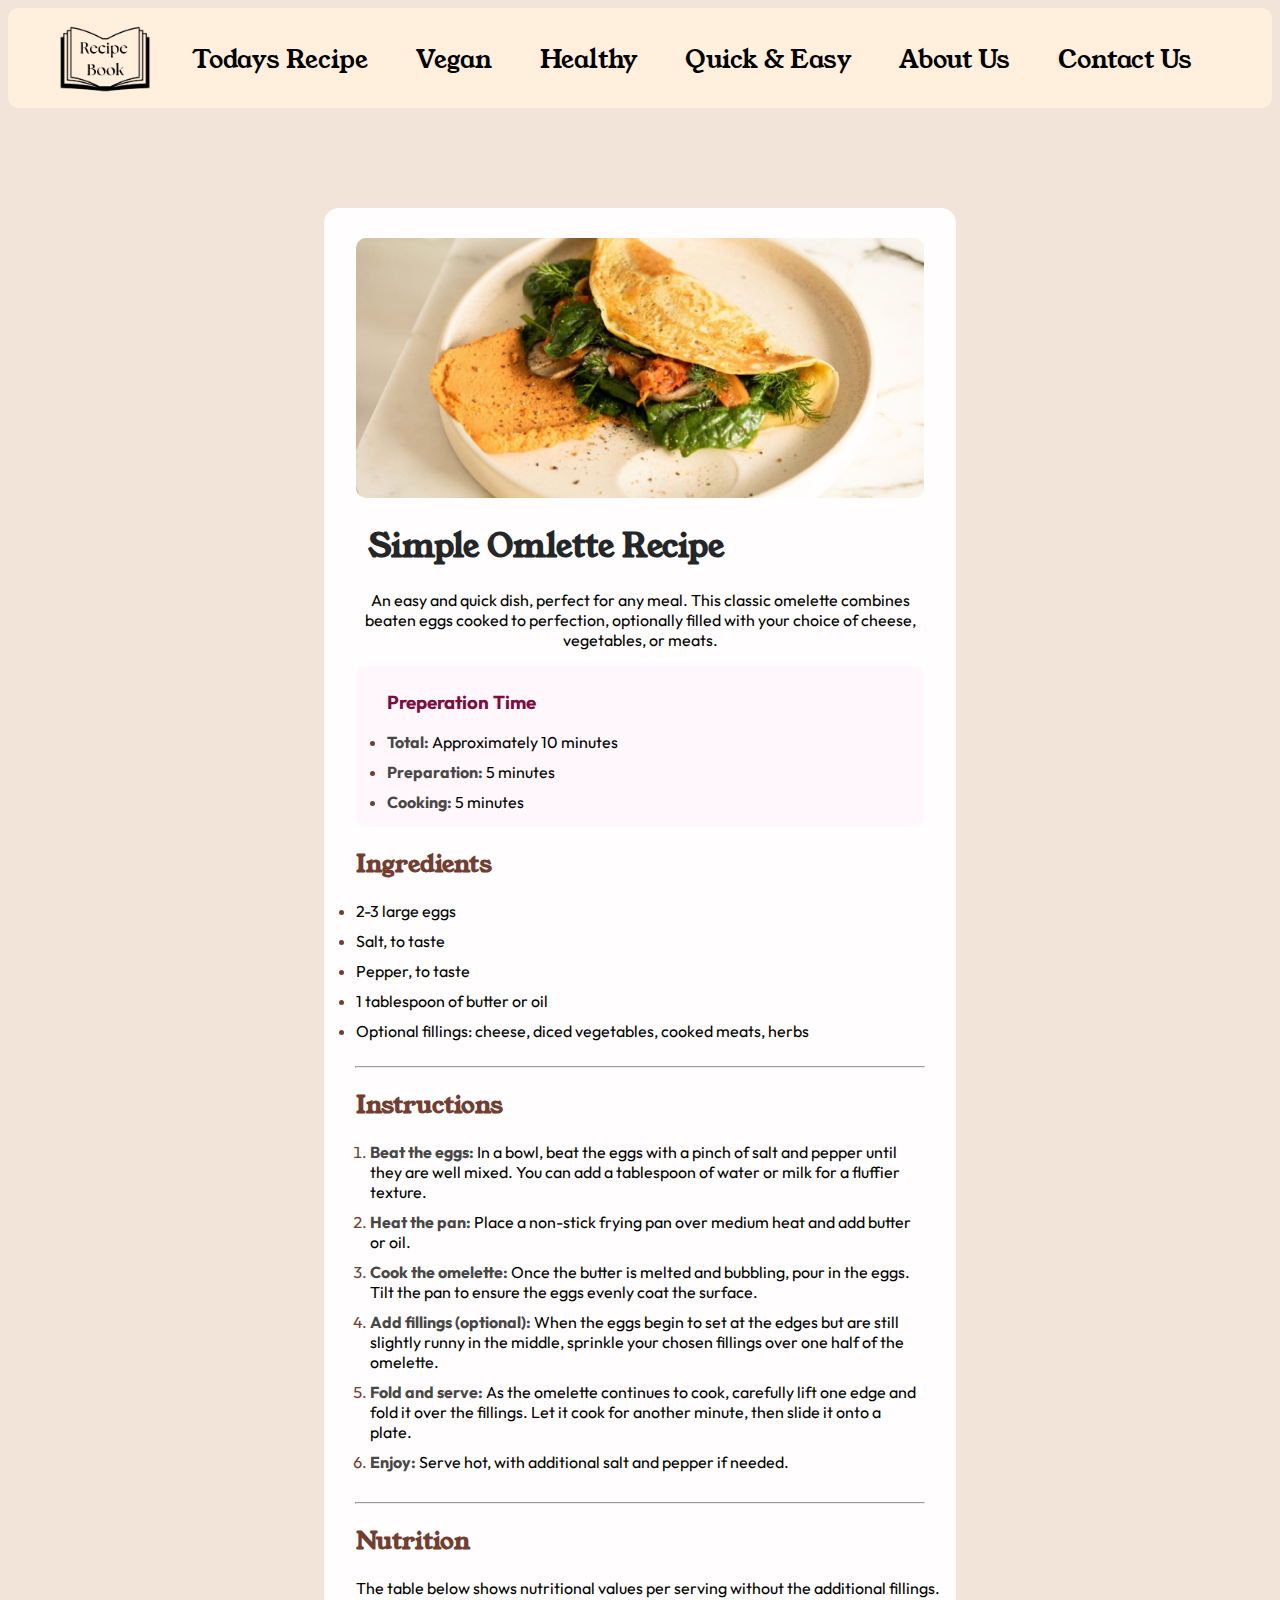
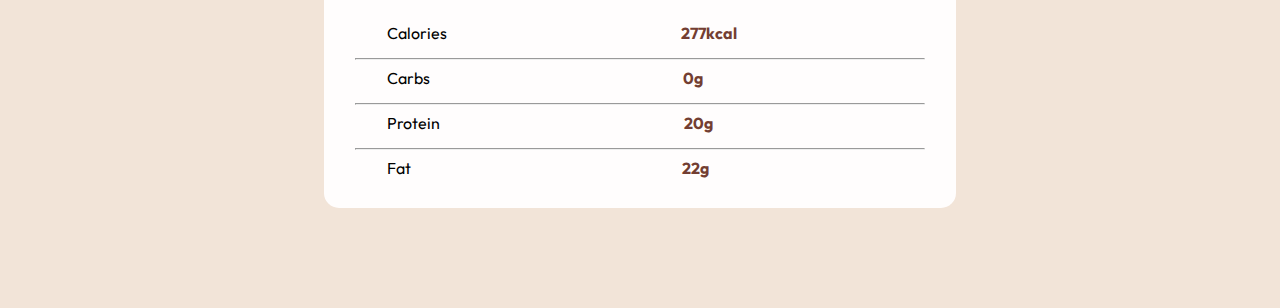
<file: index.html>
<!DOCTYPE html>
<html lang="en">
<head>
    <meta charset="UTF-8">
    <meta name="viewport" content="width=device-width, initial-scale=1.0">
    <title>Simple Omelette Recipe - Recipe Book</title>
    <link rel="stylesheet" href="style.css">
    <style>
        @import url('https://fonts.googleapis.com/css2?family=Young+Serif&display=swap');

        @import url('https://fonts.googleapis.com/css2?family=Outfit:wght@100..900&display=swap');
    </style>
</head>

<body>

<ul style="margin-bottom:100px;">

    <div class="liimg" style=" width:10%;"><a href="page2-redesign.html"><img src="../Images/Recipe_Book_Page_1.png" alt="Logo for Recipie Book" style="width:100%;"></a></div>
    <div class="lii"><a href="index.html">Todays Recipe</a></div>
    <div class="lii"><a href="index.html">Vegan</a></div>
    <div class="lii"><a href="index.html">Healthy</a></div>
    <div class="lii"><a href="index.html">Quick & Easy</a></div>
    <div class="lii"><a href="index.html">About Us</a></div>
    <div class="lii"><a href="index.html">Contact Us</a></div>

</ul>

<div class="maindiv" style="margin-bottom:100px; padding-bottom:30px; padding-top:30px;">

    <img alt="Picture of Omelette with Salad" src="../Images/image-omelette.jpeg" style="width:90%; border-radius: 10px; ">
    <h1 style="color:#252628; text-align: left; padding-left:7%; ">Simple Omlette Recipe</h1>
    <p style="padding-left:5%; padding-right:5%;">An easy and quick dish, perfect for any meal. This classic omelette combines beaten eggs cooked to perfection, optionally filled with your choice of cheese, vegetables, or meats.</p>

    <div class="PrepDiv">
        <h3>Preperation Time</h3>
        <li style="margin-bottom: 10px;"><span>Total:</span> Approximately 10 minutes</li>
        <li style="margin-bottom: 10px;"><span>Preparation:</span> 5 minutes</li>
        <li style="margin-bottom: 10px;"><span>Cooking:</span> 5 minutes</li>
    </div>

    <div class="ing" style="margin-top:20px; margin-bottom:15px;">
        <h2>Ingredients</h2>
        <li style="margin-bottom: 10px;">2-3 large eggs</li>
        <li style="margin-bottom: 10px;">Salt, to taste</li>
        <li style="margin-bottom: 10px;">Pepper, to taste</li>
        <li style="margin-bottom: 10px;">1 tablespoon of butter or oil</li>
        <li style="margin-bottom: 25px;">Optional fillings: cheese, diced vegetables, cooked meats, herbs</li>
    </div>


    <hr>
    
    <h2 style="padding-left:5%; text-align:left;">Instructions</h2>
    <div class="Instr" style="margin-bottom:30px;">
        <ol type="1">
            <li style="margin-bottom: 10px;"><span>Beat the eggs:</span> In a bowl, beat the eggs with a pinch of salt and pepper until they are well mixed. You can add a tablespoon of water or milk for a fluffier texture.</li>
            <li style="margin-bottom: 10px;"><span>Heat the pan:</span> Place a non-stick frying pan over medium heat and add butter or oil.</li>
            <li style="margin-bottom: 10px;"><span>Cook the omelette:</span> Once the butter is melted and bubbling, pour in the eggs. Tilt the pan to ensure the eggs evenly coat the surface. </ul>
            <li style="margin-bottom: 10px;"><span>Add fillings (optional):</span> When the eggs begin to set at the edges but are still slightly runny in the middle, sprinkle your chosen fillings over one half of the omelette.</li>
            <li style="margin-bottom: 10px;"><span>Fold and serve:</span> As the omelette continues to cook, carefully lift one edge and fold it over the fillings. Let it cook for another minute, then slide it onto a plate. </li>
            <li style="margin-bottom: 10px;"><span>Enjoy:</span> Serve hot, with additional salt and pepper if needed.</li>
        </ol>
    </div>

    <hr>

    <h2 style="text-align:left; padding-left:5%;">Nutrition</h2>

    <p style="padding-left:5%; text-align:left; margin-bottom:25px;">The table below shows nutritional values per serving without the additional fillings.</p>

    <div style="align-self: left; float:left; padding-left:10%; margin-bottom:15px;">Calories</div>
    <div style="align-self: center; float:center; padding-left:10%; color: #733E32;"><strong>&nbsp;&nbsp;&nbsp;&nbsp;&nbsp;277kcal</strong></div>
    <hr>
    <div style="align-self: left; float:left;  padding-left:10%; margin-bottom:15px;">Carbs</div>
    <div style="align-self: center; float:center;  padding-left:10%; color: #733E32;"><strong>0g</strong></div>
    <hr>
    <div style="align-self: left; float:left;  padding-left:10%; margin-bottom:15px;">Protein</div>
    <div style="align-self: center; float:center;  padding-left:10%; color: #733E32;"><strong>20g</strong></div>
    <hr>
    <div style="align-self: left; float:left;  padding-left:10%; margin-bottom:15px;">Fat</div>
    <div style="align-self: center; float:center;  padding-left:10%; color: #733E32;"><strong>&nbsp;&nbsp;&nbsp;&nbsp;&nbsp;&nbsp;&nbsp;&nbsp;22g</strong></div>
    
</div>

</body>

</html>
</file>
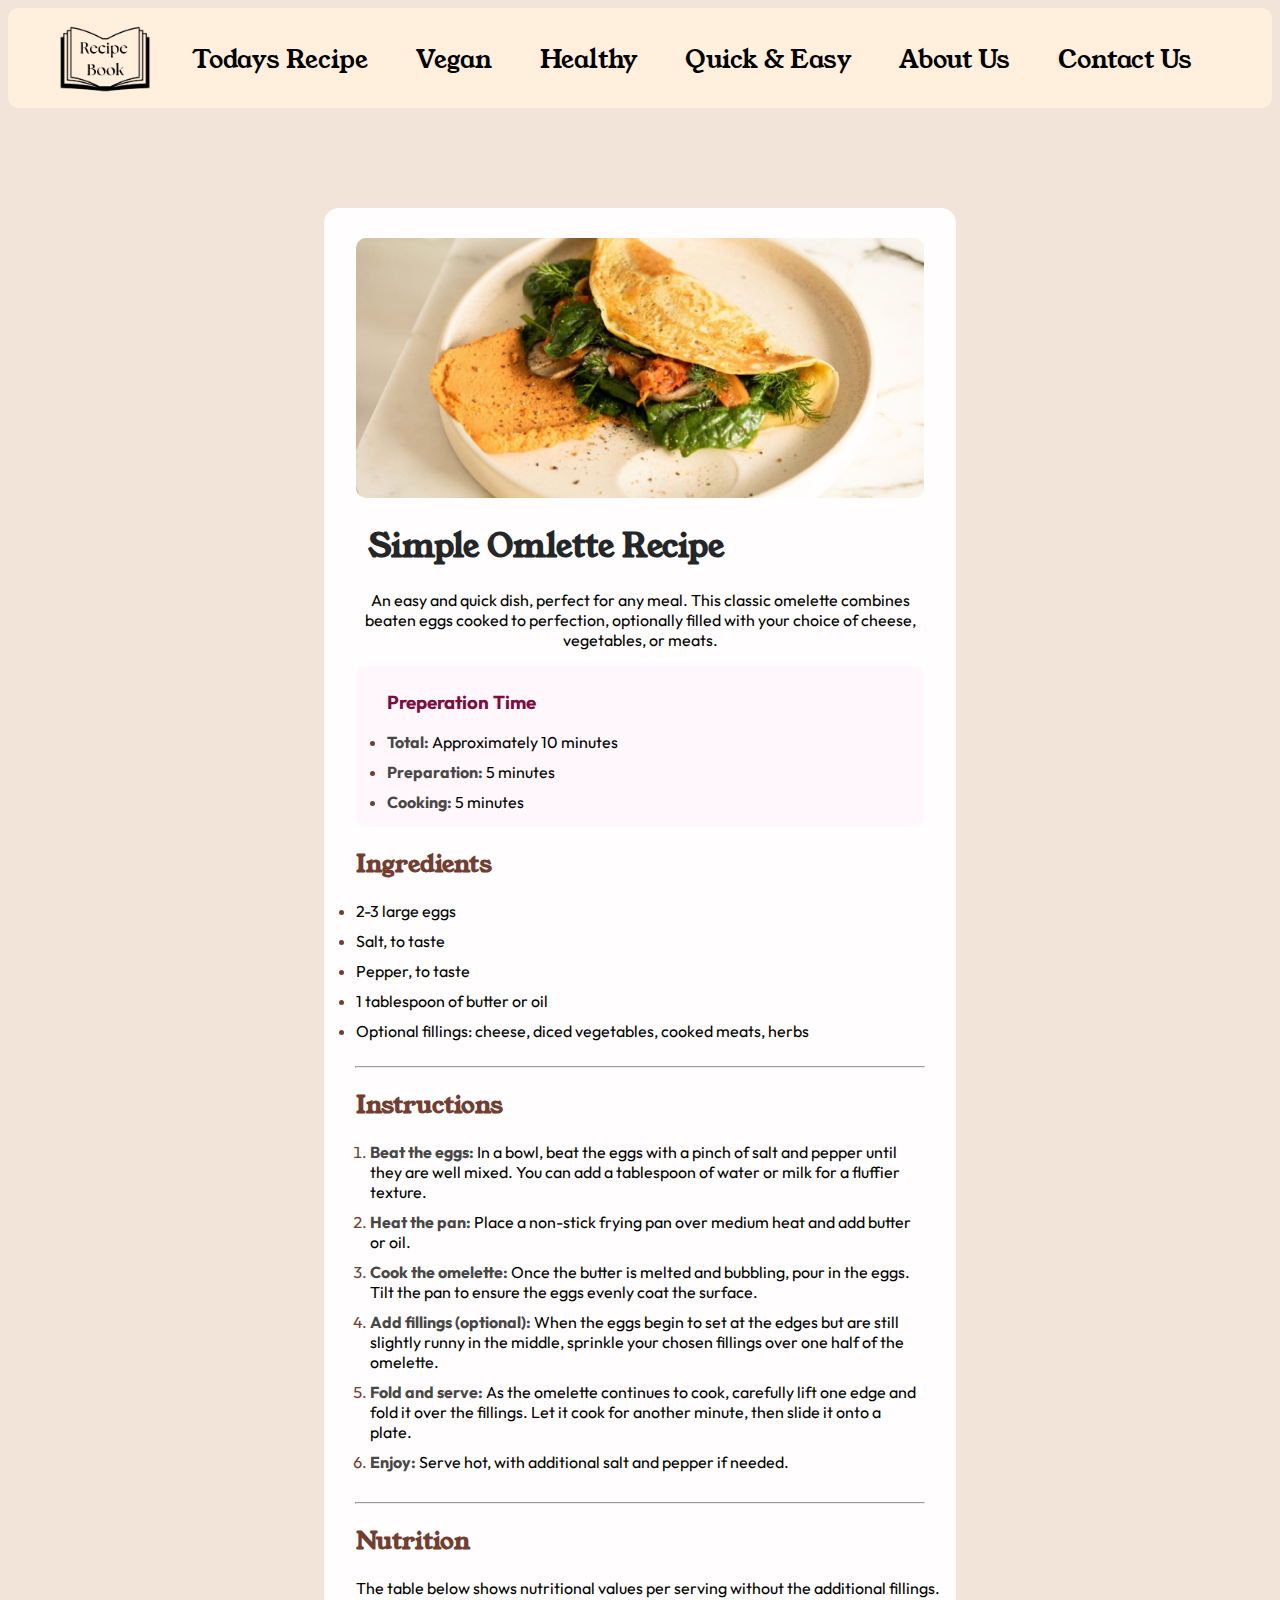
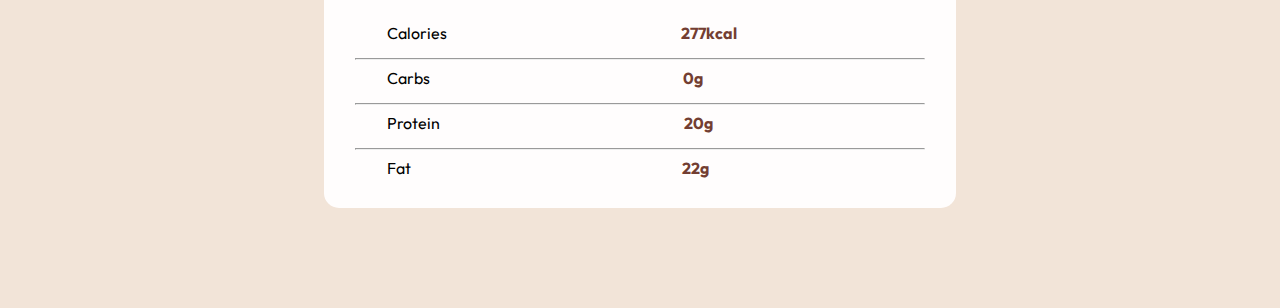
<file: page1-recipe.html.html>
<!DOCTYPE html>
<html lang="en">
<head>
    <meta charset="UTF-8">
    <meta name="viewport" content="width=device-width, initial-scale=1.0">
    <title>Simple Omelette Recipe - Recipe Book</title>
    <link  rel="stylesheet" href="../style.css">
    <style>
        @import url('https://fonts.googleapis.com/css2?family=Young+Serif&display=swap');

        @import url('https://fonts.googleapis.com/css2?family=Outfit:wght@100..900&display=swap');
    </style>
</head>

<body>

<ul style="margin-bottom:100px;">

    <div class="liimg" style=" width:10%;"><a href="page2-redesign.html"><img src="../Images/Recipe_Book_Page_1.png" alt="Logo for Recipie Book" style="width:100%;"></a></div>
    <div class="lii"><a href="page1-recipe.html">Todays Recipe</a></div>
    <div class="lii"><a href="page1-recipe.html">Vegan</a></div>
    <div class="lii"><a href="page1-recipe.html">Healthy</a></div>
    <div class="lii"><a href="page1-recipe.html">Quick & Easy</a></div>
    <div class="lii"><a href="page1-recipe.html">About Us</a></div>
    <div class="lii"><a href="page1-recipe.html">Contact Us</a></div>

</ul>

<div class="maindiv" style="margin-bottom:100px; padding-bottom:30px; padding-top:30px;">

    <img alt="Picture of Omelette with Salad" src="../Images/image-omelette.jpeg" style="width:90%; border-radius: 10px; ">
    <h1 style="color:#252628; text-align: left; padding-left:7%; ">Simple Omlette Recipe</h1>
    <p style="padding-left:5%; padding-right:5%;">An easy and quick dish, perfect for any meal. This classic omelette combines beaten eggs cooked to perfection, optionally filled with your choice of cheese, vegetables, or meats.</p>

    <div class="PrepDiv">
        <h3>Preperation Time</h3>
        <li style="margin-bottom: 10px;"><span>Total:</span> Approximately 10 minutes</li>
        <li style="margin-bottom: 10px;"><span>Preparation:</span> 5 minutes</li>
        <li style="margin-bottom: 10px;"><span>Cooking:</span> 5 minutes</li>
    </div>

    <div class="ing" style="margin-top:20px; margin-bottom:15px;">
        <h2>Ingredients</h2>
        <li style="margin-bottom: 10px;">2-3 large eggs</li>
        <li style="margin-bottom: 10px;">Salt, to taste</li>
        <li style="margin-bottom: 10px;">Pepper, to taste</li>
        <li style="margin-bottom: 10px;">1 tablespoon of butter or oil</li>
        <li style="margin-bottom: 25px;">Optional fillings: cheese, diced vegetables, cooked meats, herbs</li>
    </div>


    <hr>
    
    <h2 style="padding-left:5%; text-align:left;">Instructions</h2>
    <div class="Instr" style="margin-bottom:30px;">
        <ol type="1">
            <li style="margin-bottom: 10px;"><span>Beat the eggs:</span> In a bowl, beat the eggs with a pinch of salt and pepper until they are well mixed. You can add a tablespoon of water or milk for a fluffier texture.</li>
            <li style="margin-bottom: 10px;"><span>Heat the pan:</span> Place a non-stick frying pan over medium heat and add butter or oil.</li>
            <li style="margin-bottom: 10px;"><span>Cook the omelette:</span> Once the butter is melted and bubbling, pour in the eggs. Tilt the pan to ensure the eggs evenly coat the surface. </ul>
            <li style="margin-bottom: 10px;"><span>Add fillings (optional):</span> When the eggs begin to set at the edges but are still slightly runny in the middle, sprinkle your chosen fillings over one half of the omelette.</li>
            <li style="margin-bottom: 10px;"><span>Fold and serve:</span> As the omelette continues to cook, carefully lift one edge and fold it over the fillings. Let it cook for another minute, then slide it onto a plate. </li>
            <li style="margin-bottom: 10px;"><span>Enjoy:</span> Serve hot, with additional salt and pepper if needed.</li>
        </ol>
    </div>

    <hr>

    <h2 style="text-align:left; padding-left:5%;">Nutrition</h2>

    <p style="padding-left:5%; text-align:left; margin-bottom:25px;">The table below shows nutritional values per serving without the additional fillings.</p>

    <div style="align-self: left; float:left; padding-left:10%; margin-bottom:15px;">Calories</div>
    <div style="align-self: center; float:center; padding-left:10%; color: #733E32;"><strong>&nbsp;&nbsp;&nbsp;&nbsp;&nbsp;277kcal</strong></div>
    <hr>
    <div style="align-self: left; float:left;  padding-left:10%; margin-bottom:15px;">Carbs</div>
    <div style="align-self: center; float:center;  padding-left:10%; color: #733E32;"><strong>0g</strong></div>
    <hr>
    <div style="align-self: left; float:left;  padding-left:10%; margin-bottom:15px;">Protein</div>
    <div style="align-self: center; float:center;  padding-left:10%; color: #733E32;"><strong>20g</strong></div>
    <hr>
    <div style="align-self: left; float:left;  padding-left:10%; margin-bottom:15px;">Fat</div>
    <div style="align-self: center; float:center;  padding-left:10%; color: #733E32;"><strong>&nbsp;&nbsp;&nbsp;&nbsp;&nbsp;&nbsp;&nbsp;&nbsp;22g</strong></div>
    
</div>

</body>
</html>
</file>
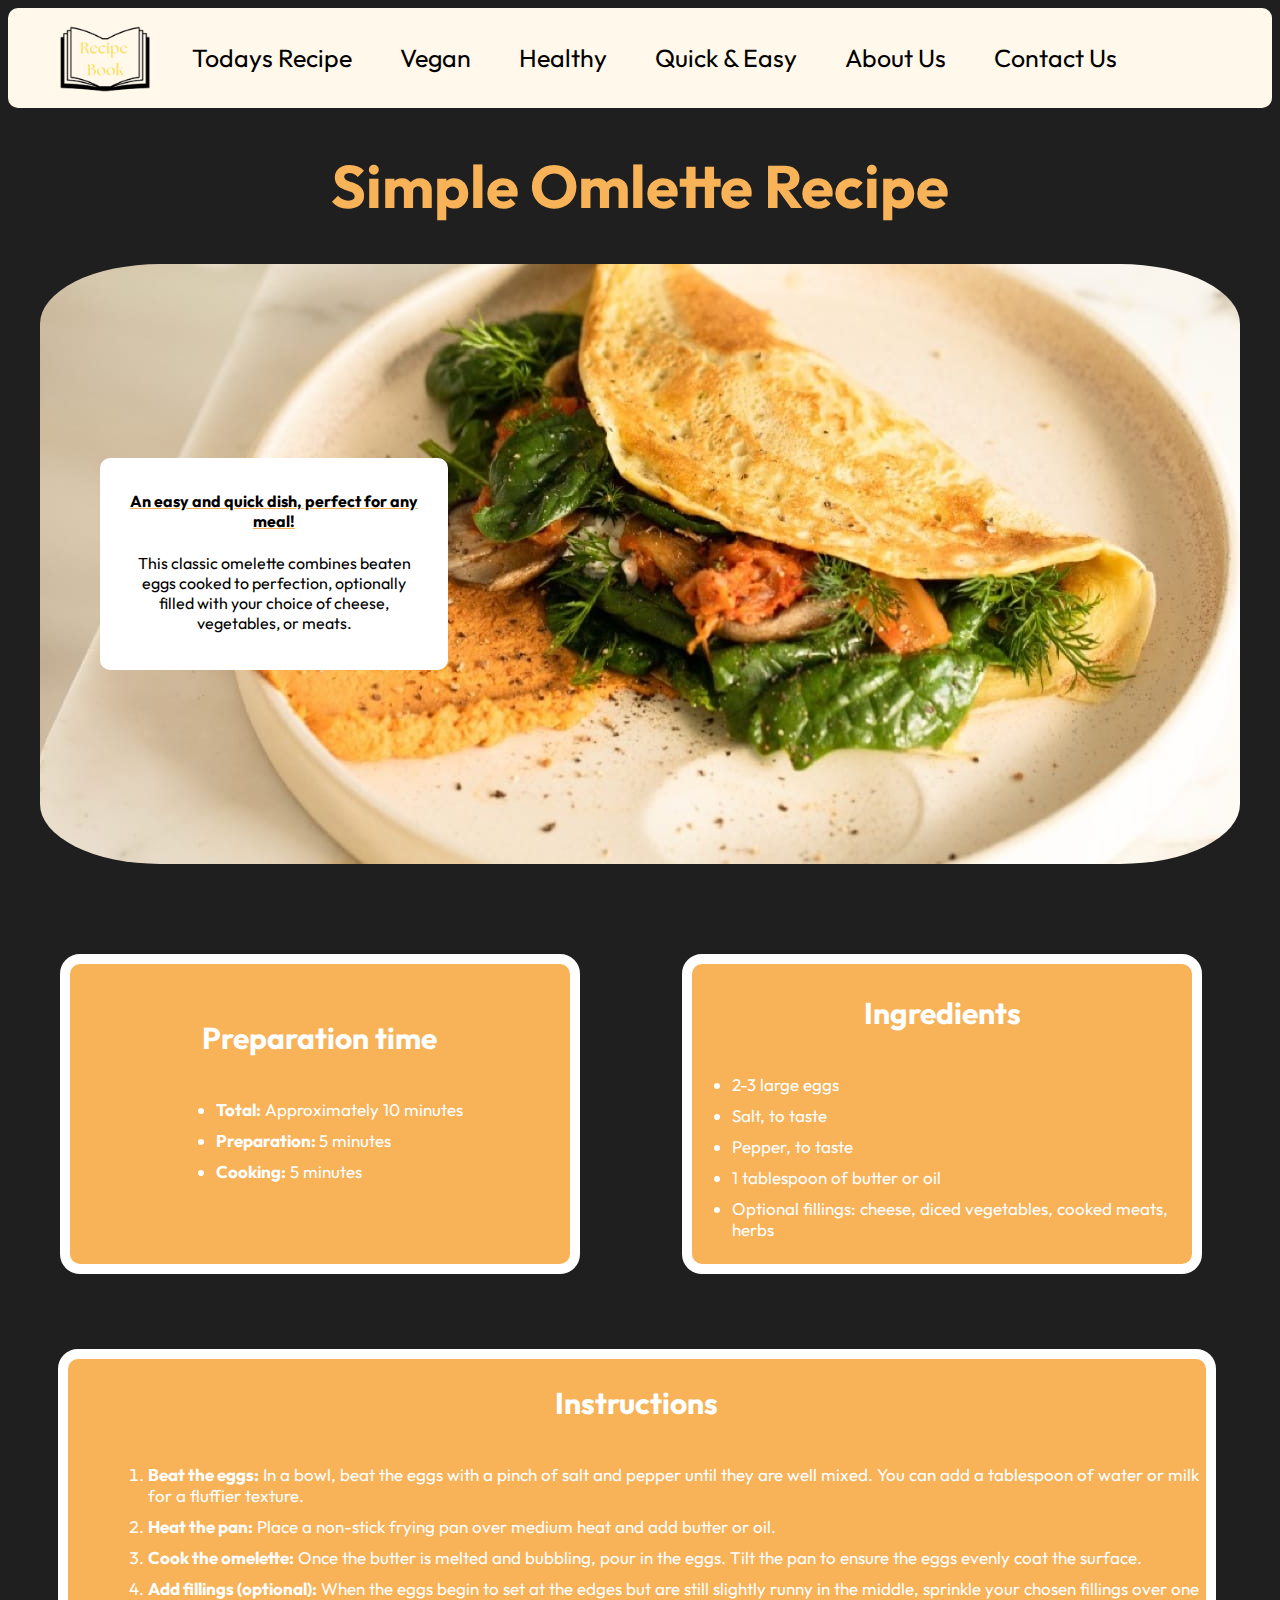
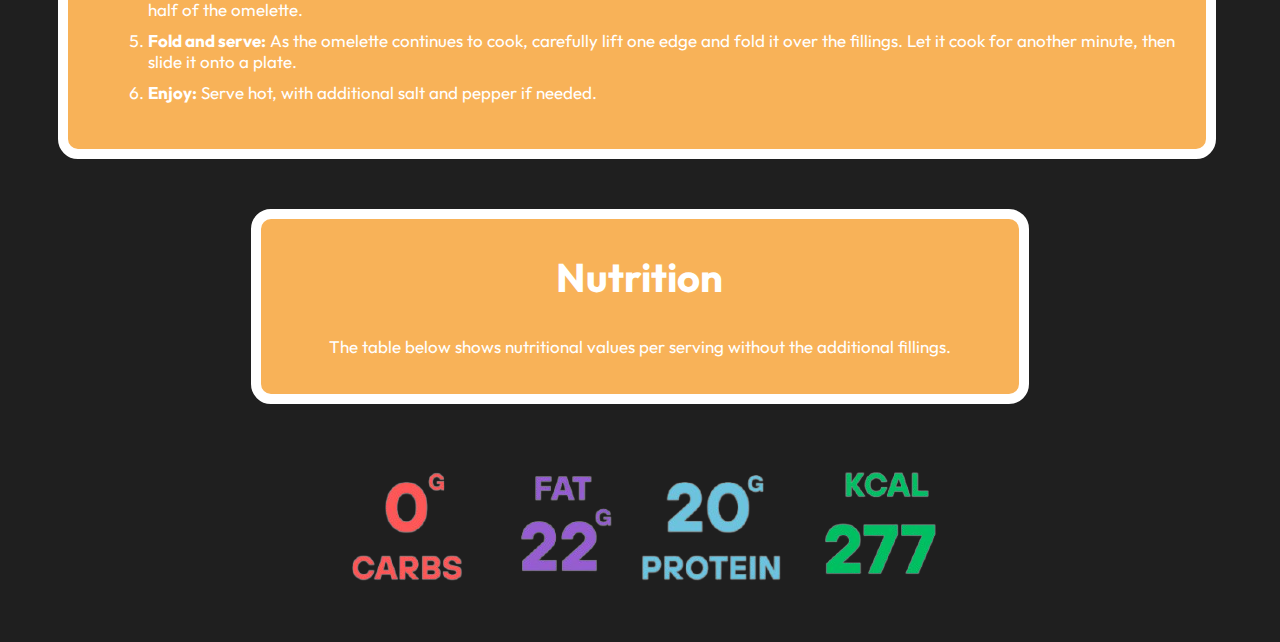
<file: page2-redesign.html>
<!DOCTYPE html>
<html lang="en">
<head>
    <meta charset="UTF-8">
    <meta name="viewport" content="width=device-width, initial-scale=1.0">
    <title>Simple Omelette Recipe 2 - Recipe Book</title>
    <link  rel="stylesheet" href="style2.css">
    <style>
        @import url('https://fonts.googleapis.com/css2?family=Outfit:wght@100..900&family=Rubik:ital,wght@0,300..900;1,300..900&display=swap');
    </style>
</head>

<body>

    <ul class="navbarul">

        <div class="liimg" style=" width:10%;"><a href="page3-arduino.html"><img src="Images/Recipe_Book.png" alt="Logo for Recipie Book" style="width:100%;"></a></div>
        <div class="lii"><a href="page2-redesign.html">Todays Recipe</a></div>
        <div class="lii"><a href="page2-redesign.html">Vegan</a></div>
        <div class="lii"><a href="page2-redesign.html">Healthy</a></div>
        <div class="lii"><a href="page2-redesign.html">Quick & Easy</a></div>
        <div class="lii"><a href="page2-redesign.html">About Us</a></div>
        <div class="lii"><a href="page2-redesign.html">Contact Us</a></div>
    
    </ul>

    <h1>Simple Omlette Recipe</h1>

    <div class="imgbox" style=" width:1200px; height: 600px; border-radius: 10%; margin-left: auto; margin-right:auto;">

        <div class="descrbox">
            <h4>An easy and quick dish, perfect for any meal!</h4>
            <p>This classic omelette combines beaten eggs cooked to perfection, optionally filled with your choice of cheese, vegetables, or meats.</p>
  
        </div>

    </div>



    <div class="prepbox">
        <h2 style="text-align: center; font-size: 30px; margin-top: 55px;">Preparation time</h2>
        <div class="prepboxlist">
            <ul class="preplist">
                <li style="margin-bottom: 10px;"><span>Total:</span> Approximately 10 minutes</li>
                <li style="margin-bottom: 10px;"><span>Preparation: </span>5 minutes</li>
                <li style="margin-bottom: 10px;"><span>Cooking:</span> 5 minutes</li>
            </ul>
        </div>
    </div>  

    <div class="ingbox">
    
        <h2 style="text-align: center; font-size: 30px; margin-top: 30px;">Ingredients</h2>
        <div class="ingboxlist">
            <ul class="inglist">
                <li style="margin-bottom: 10px;">2-3 large eggs</li>
                <li style="margin-bottom: 10px;">Salt, to taste</li> 
                <li style="margin-bottom: 10px;">Pepper, to taste</li> 
                <li style="margin-bottom: 10px;">1 tablespoon of butter or oil </li>
                <li style="margin-bottom: 10px;">Optional fillings: cheese, diced vegetables, cooked meats, herbs</li>
            </ul>
        </div>
    </div>


    <div class="instbox" style=" padding-bottom:20px;">
        <h2 style="text-align: center; font-size: 30px; margin-top: 25px;">Instructions</h2>
        <div class="instboxlist">
            <ul class="instlist">
                <ol type="1">
                    <li style="margin-bottom: 10px;"><span>Beat the eggs:</span> In a bowl, beat the eggs with a pinch of salt and pepper until they are well mixed. You can add a tablespoon of water or milk for a fluffier texture.</li>
                    <li style="margin-bottom: 10px;"><span>Heat the pan:</span> Place a non-stick frying pan over medium heat and add butter or oil.</li>
                    <li style="margin-bottom: 10px;"><span>Cook the omelette:</span> Once the butter is melted and bubbling, pour in the eggs. Tilt the pan to ensure the eggs evenly coat the surface. </ll>
                    <li style="margin-bottom: 10px;"><span>Add fillings (optional):</span> When the eggs begin to set at the edges but are still slightly runny in the middle, sprinkle your chosen fillings over one half of the omelette.</li>
                    <li style="margin-bottom: 10px;"><span>Fold and serve:</span> As the omelette continues to cook, carefully lift one edge and fold it over the fillings. Let it cook for another minute, then slide it onto a plate. </li>
                    <li style="margin-bottom: 10px;"><span>Enjoy:</span> Serve hot, with additional salt and pepper if needed.</li>
                </ol>
            </ul>
        </div>
    </div>


    <div class="nutribox">
    <h2 style="color:white; font-style: bold; font-size: 40px; text-align: center;">Nutrition</h2>
    <p style="color:white; font-size: 17px; text-align: center; font-family: Outfit, sans-serif;">The table below shows nutritional values per serving without the additional fillings.</p>
    </div>

    <img src="Images/Nutrients.png" alt="Nutrience: Carbs 0g, Fat 22g, Protein 20g, Calories 277." style="margin-top: 20px; margin-bottom: 30px;">


</body>

</html>
</file>
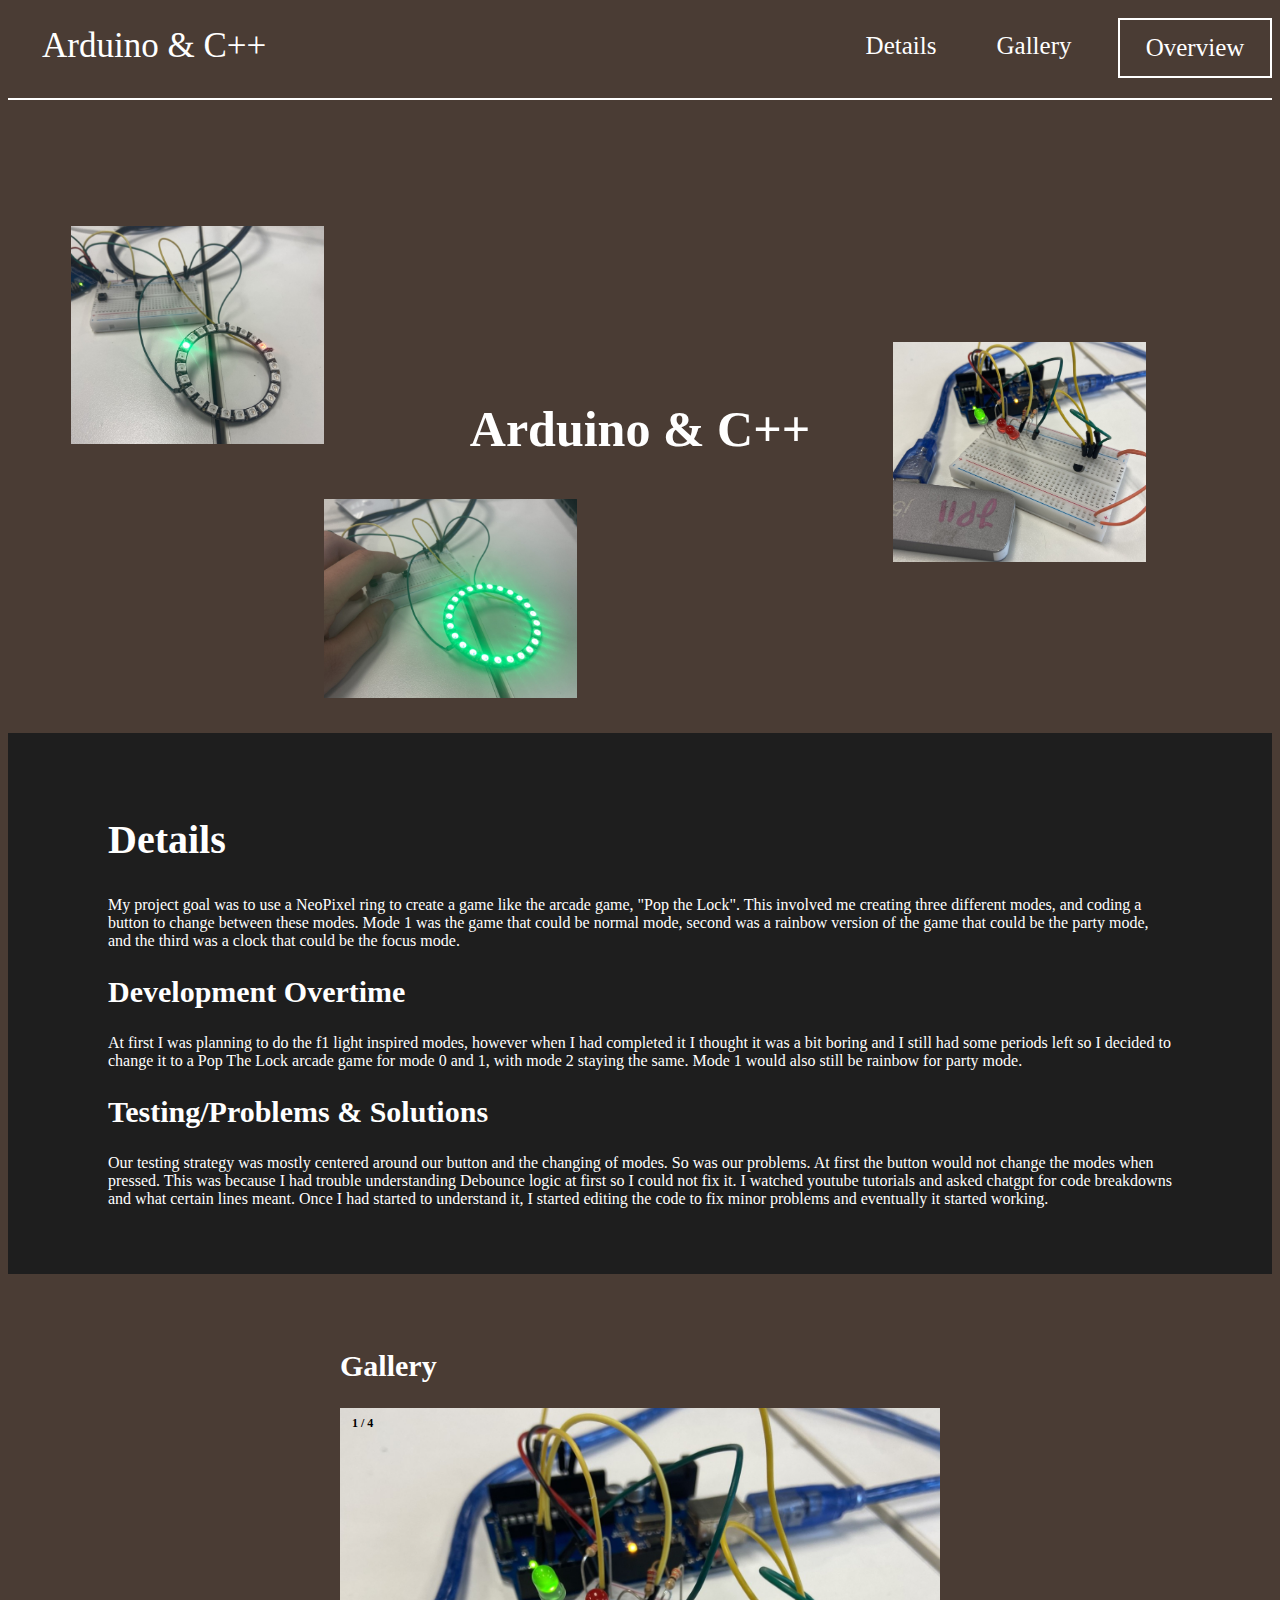
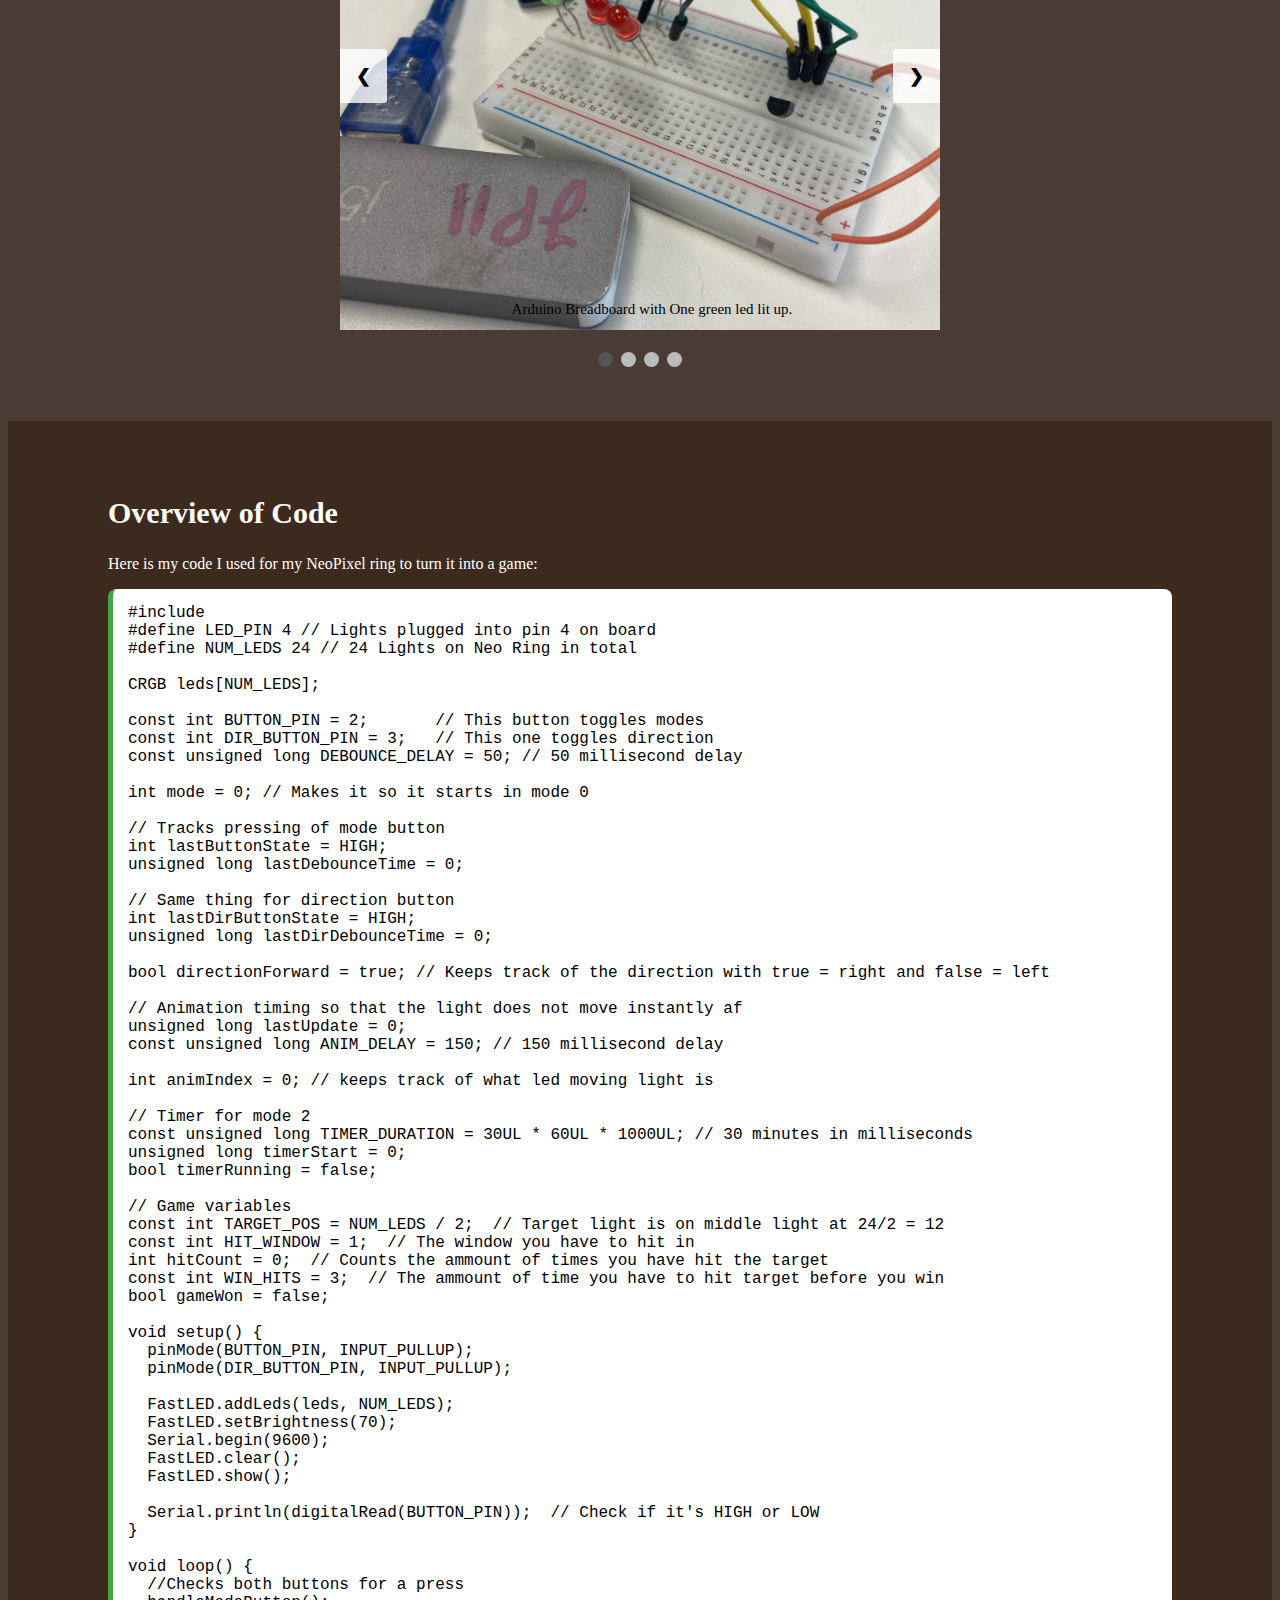
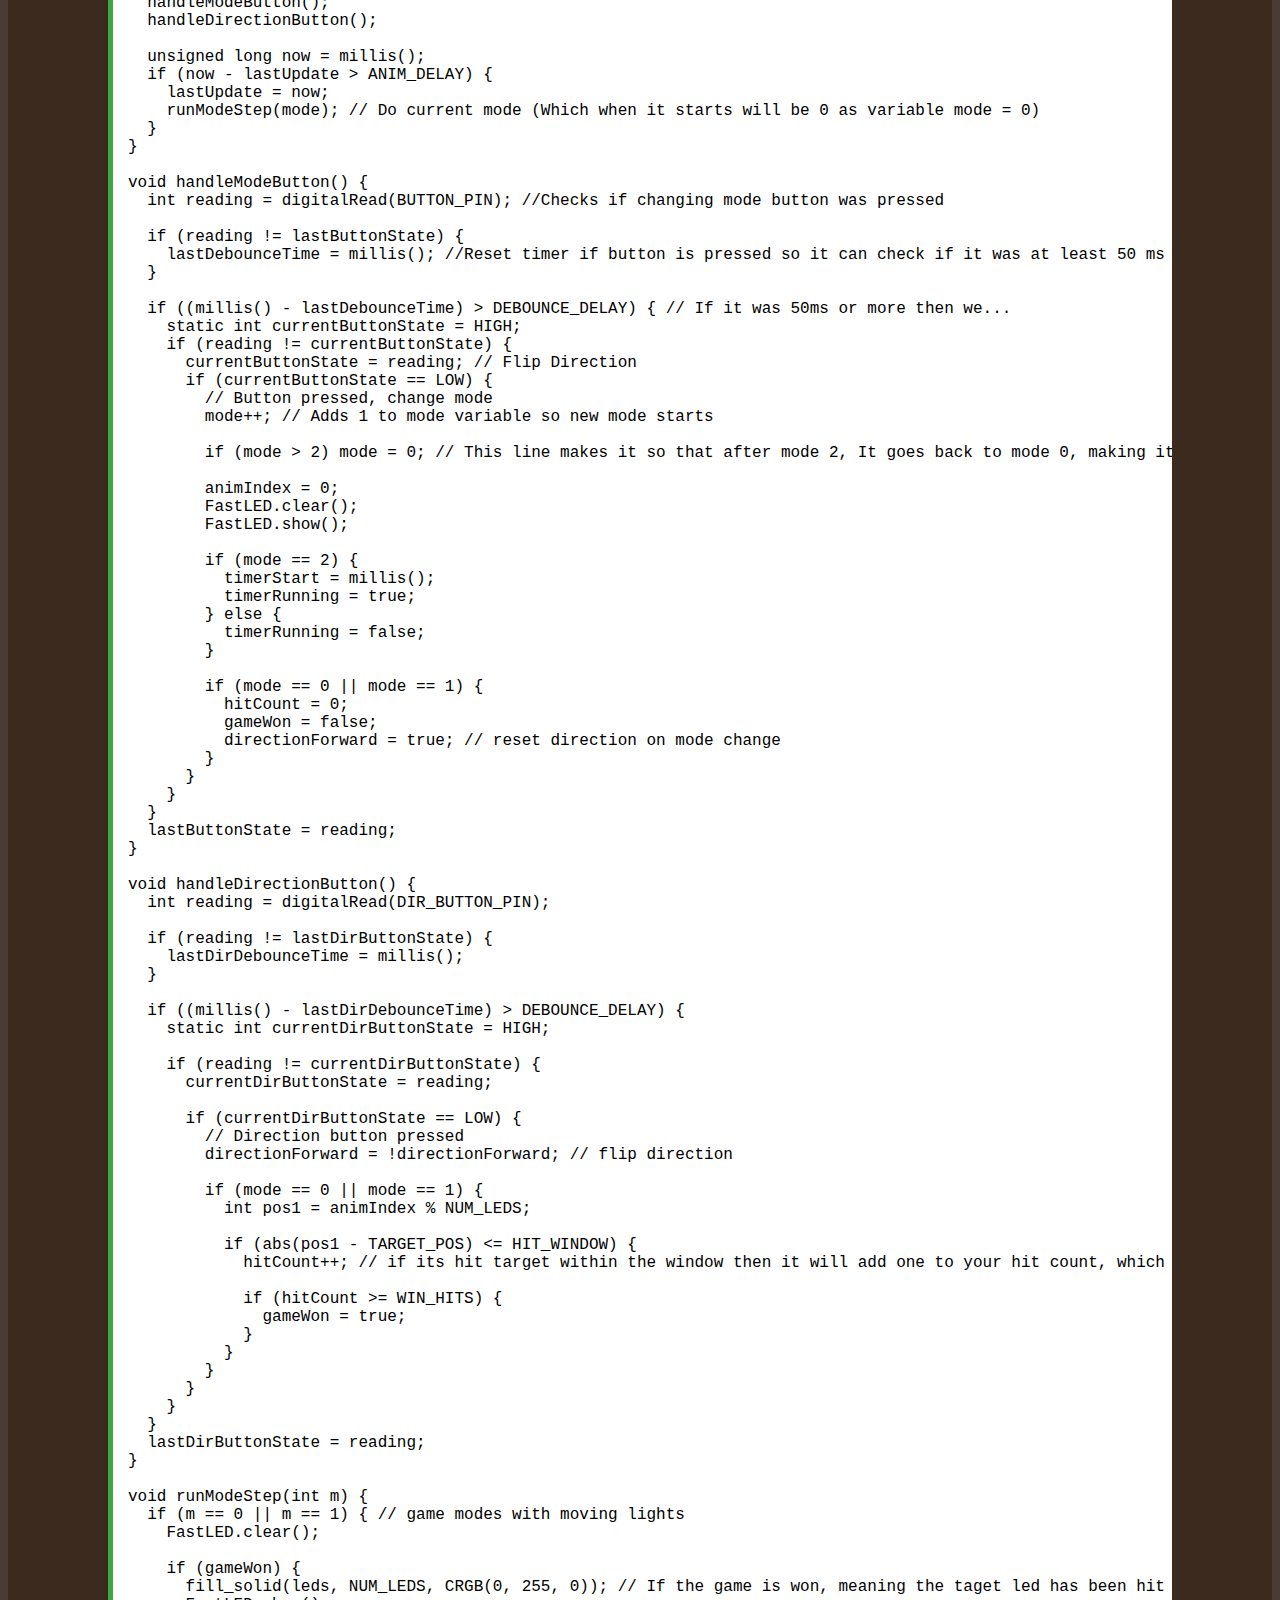
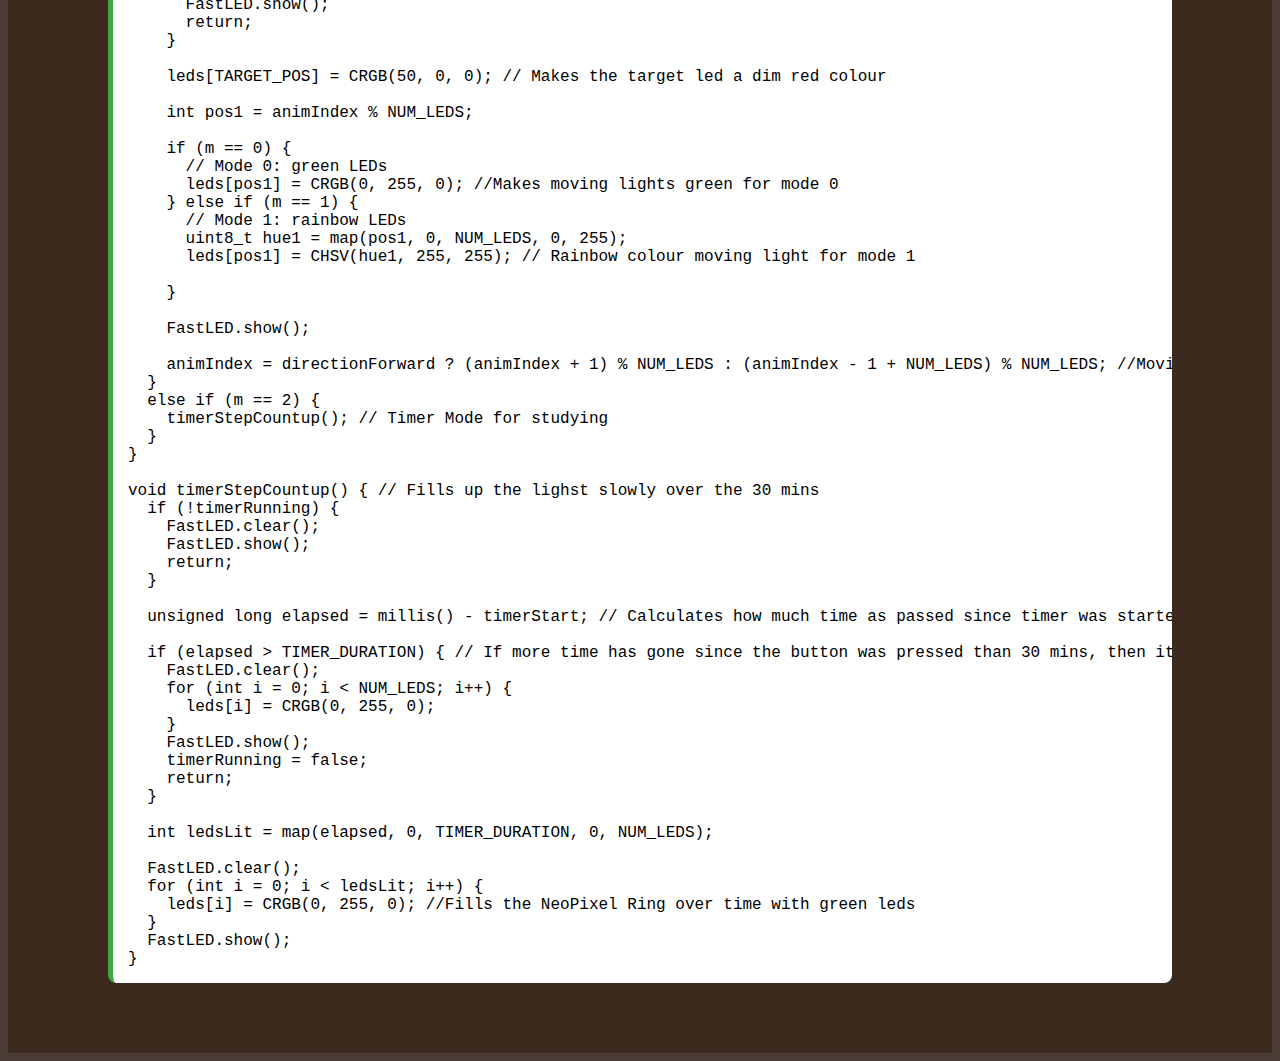
<file: page3-arduino.html>
<!DOCTYPE html>
<html lang="en">
<head>
    <meta charset="UTF-8">
    <meta name="viewport" content="width=device-width, initial-scale=1.0">
    <title>Arduino C++</title>
    <link rel="stylesheet" href="style3.css">
</head>
<body>
    <ul class="navbarul">
        <div class="liimg"><a href="page4-blender.html" style="font-size:35px;">Arduino & C++</a></div>
        <div class="lii"><a href="page3-arduino.html" style="padding-right:30px; padding-left:30px; border: 2px solid white; text-align: center;">Overview</a></div>
        <div class="lii" style="padding-right: 10px;"><a href="page3-arduino.html">Gallery</a></div>
        <div class="lii"><a href="page3-arduino.html">Details</a></div>
    </ul>
    <div class="header_img">
        <h1>Arduino & C++</h1>
        <img src="../Images/One_Green_One_Red_Arduino.jpg" alt="Picture of Arduino NeoPixel" style="width: 20%; top: -300%; left: 5%;">
        <img src="Images/Arduino_Breadboard_Green.jpg" alt="Picture of Arduino Breadboard" style="width: 20%; top: -100%; left: 70%;">
        <img src="Images/Full_Green_Arduino.jpg" alt="Picture of Arduino Breadboard" style="width: 20%; top: 170%; left: 25%;">
    </div>
    <div class="section details">
        <h2 style="text-align: left; font-size: 40px;">Details</h2>
        <p>My project goal was to use a NeoPixel ring to create a game like the arcade game, "Pop the Lock". This involved me creating three different modes, and coding a button to change between these modes. Mode 1 was the game that could be normal mode, second was a rainbow version of the game that could be the party mode, and the third was a clock that could be the focus mode.</p>
        <h2 style="text-align: left; font-size: 30px;">Development Overtime</h2>
        <p>At first I was planning to do the f1 light inspired modes, however when I had completed it I thought it was a bit boring and I still had some periods left so I decided to change it to a Pop The Lock arcade game for mode 0 and 1, with mode 2 staying the same. Mode 1 would also still be rainbow for party mode.</p>
        <h2 style="text-align: left; font-size: 30px;">Testing/Problems & Solutions</h2>
        <p>Our testing strategy was mostly centered around our button and the changing of modes. So was our problems. At first the button would not change the modes when pressed. This was because I had trouble understanding Debounce logic at first so I could not fix it. I watched youtube tutorials and asked chatgpt for code breakdowns and what certain lines meant. Once I had started to understand it, I started editing the code to fix minor problems and eventually it started working.</p>
    </div>
    <div class="section gallery">
        <h2 style="text-align: left; font-size: 30px;">Gallery</h2>
        <div class="slideshow-container">
            <!-- Full-width images with number and caption text -->
            <div class="mySlides fade">
                <div class="numbertext">1 / 4</div>
                <img src="Images/Arduino_Breadboard_Green.jpg" style="width:100%">
                <div class="text"> Arduino Breadboard with One green led lit up.</div>
            </div>
            <div class="mySlides fade">
                <div class="numbertext">2 / 4</div>
                <img src="Images/One_Green_Arduino.jpg" style="width:100%">
                <div class="text"> Ardunio NewPixel ring game, "Pop the Lock"</div>
            </div>
            <div class="mySlides fade">
                <div class="numbertext">3 / 4</div>
                <img src="Images/One_Green_One_Red_Arduino.jpg" style="width:100%">
                <div class="text">Ardunio NeoPixel ring game, "Pop the Lock"</div>
            </div>
            <div class="mySlides fade">
                <div class="numbertext">4 / 4</div>
                <img src="Images/Full_Green_Arduino.jpg" style="width:100%">
                <div class="text">Win animation of Ardunio NeoPixel ring game, "Pop the Lock" </div>
            </div>
            <!-- Next and previous buttons -->
            <a class="prev" onclick="plusSlides(-1)">&#10094;</a>
            <a class="next" onclick="plusSlides(1)">&#10095;</a>
        </div>
        <br>
        <!-- The dots/circles -->
        <div style="text-align:center">
            <span class="dot" onclick="currentSlide(1)"></span>
            <span class="dot" onclick="currentSlide(2)"></span>
            <span class="dot" onclick="currentSlide(3)"></span>
            <span class="dot" onclick="currentSlide(4)"></span>
        </div>
    </div>
    <script>
        let slideIndex = 1;
        showSlides(slideIndex);
        // Next/previous controls
        function plusSlides(n) { showSlides(slideIndex += n); }
        // Thumbnail image controls
        function currentSlide(n) { showSlides(slideIndex = n); }
        function showSlides(n) {
            let i;
            let slides = document.getElementsByClassName("mySlides");
            let dots = document.getElementsByClassName("dot");
            if (n > slides.length) {slideIndex = 1}
            if (n < 1) {slideIndex = slides.length}
            for (i = 0; i < slides.length; i++) { slides[i].style.display = "none"; }
            for (i = 0; i < dots.length; i++) { dots[i].className = dots[i].className.replace(" active", ""); }
            slides[slideIndex-1].style.display = "block";
            dots[slideIndex-1].className += " active";
        }
    </script>
    <div class="section overview">
        <h2 style="text-align: left; font-size: 30px;">Overview of Code</h2>
        <p> Here is my code I used for my NeoPixel ring to turn it into a game:</p>
        <pre>
#include <FastLED.h>
#define LED_PIN 4 // Lights plugged into pin 4 on board
#define NUM_LEDS 24 // 24 Lights on Neo Ring in total
 
CRGB leds[NUM_LEDS];
 
const int BUTTON_PIN = 2;       // This button toggles modes
const int DIR_BUTTON_PIN = 3;   // This one toggles direction
const unsigned long DEBOUNCE_DELAY = 50; // 50 millisecond delay
 
int mode = 0; // Makes it so it starts in mode 0
 
// Tracks pressing of mode button
int lastButtonState = HIGH;
unsigned long lastDebounceTime = 0;
 
// Same thing for direction button
int lastDirButtonState = HIGH;
unsigned long lastDirDebounceTime = 0;
 
bool directionForward = true; // Keeps track of the direction with true = right and false = left
 
// Animation timing so that the light does not move instantly af
unsigned long lastUpdate = 0;
const unsigned long ANIM_DELAY = 150; // 150 millisecond delay
 
int animIndex = 0; // keeps track of what led moving light is
 
// Timer for mode 2
const unsigned long TIMER_DURATION = 30UL * 60UL * 1000UL; // 30 minutes in milliseconds
unsigned long timerStart = 0;
bool timerRunning = false;
 
// Game variables
const int TARGET_POS = NUM_LEDS / 2;  // Target light is on middle light at 24/2 = 12
const int HIT_WINDOW = 1;  // The window you have to hit in
int hitCount = 0;  // Counts the ammount of times you have hit the target
const int WIN_HITS = 3;  // The ammount of time you have to hit target before you win
bool gameWon = false;
 
void setup() {
  pinMode(BUTTON_PIN, INPUT_PULLUP);
  pinMode(DIR_BUTTON_PIN, INPUT_PULLUP);
 
  FastLED.addLeds<WS2812, LED_PIN, GRB>(leds, NUM_LEDS);
  FastLED.setBrightness(70);
  Serial.begin(9600);
  FastLED.clear();
  FastLED.show();
 
  Serial.println(digitalRead(BUTTON_PIN));  // Check if it's HIGH or LOW
}
 
void loop() {
  //Checks both buttons for a press
  handleModeButton();
  handleDirectionButton();
 
  unsigned long now = millis();
  if (now - lastUpdate > ANIM_DELAY) {
    lastUpdate = now;
    runModeStep(mode); // Do current mode (Which when it starts will be 0 as variable mode = 0)
  }
}
 
void handleModeButton() {
  int reading = digitalRead(BUTTON_PIN); //Checks if changing mode button was pressed
 
  if (reading != lastButtonState) {
    lastDebounceTime = millis(); //Reset timer if button is pressed so it can check if it was at least 50 ms
  }
 
  if ((millis() - lastDebounceTime) > DEBOUNCE_DELAY) { // If it was 50ms or more then we...
    static int currentButtonState = HIGH;
    if (reading != currentButtonState) {
      currentButtonState = reading; // Flip Direction
      if (currentButtonState == LOW) {
        // Button pressed, change mode
        mode++; // Adds 1 to mode variable so new mode starts
 
        if (mode > 2) mode = 0; // This line makes it so that after mode 2, It goes back to mode 0, making it so it can infinetly cycle through the modes
 
        animIndex = 0;
        FastLED.clear();
        FastLED.show();
 
        if (mode == 2) {
          timerStart = millis();
          timerRunning = true;
        } else {
          timerRunning = false;
        }
 
        if (mode == 0 || mode == 1) {
          hitCount = 0;
          gameWon = false;
          directionForward = true; // reset direction on mode change
        }
      }
    }
  }
  lastButtonState = reading;
}
 
void handleDirectionButton() {
  int reading = digitalRead(DIR_BUTTON_PIN);
 
  if (reading != lastDirButtonState) {
    lastDirDebounceTime = millis();
  }
 
  if ((millis() - lastDirDebounceTime) > DEBOUNCE_DELAY) {
    static int currentDirButtonState = HIGH;
 
    if (reading != currentDirButtonState) {
      currentDirButtonState = reading;
 
      if (currentDirButtonState == LOW) {
        // Direction button pressed
        directionForward = !directionForward; // flip direction
 
        if (mode == 0 || mode == 1) {
          int pos1 = animIndex % NUM_LEDS;
 
          if (abs(pos1 - TARGET_POS) <= HIT_WINDOW) {
            hitCount++; // if its hit target within the window then it will add one to your hit count, which at 3 you win
           
            if (hitCount >= WIN_HITS) {
              gameWon = true;
            }
          }
        }
      }
    }
  }
  lastDirButtonState = reading;
}
 
void runModeStep(int m) {
  if (m == 0 || m == 1) { // game modes with moving lights
    FastLED.clear();
 
    if (gameWon) {
      fill_solid(leds, NUM_LEDS, CRGB(0, 255, 0)); // If the game is won, meaning the taget led has been hit 3 times, then the screen with flash green
      FastLED.show();
      return;
    }
 
    leds[TARGET_POS] = CRGB(50, 0, 0); // Makes the target led a dim red colour
 
    int pos1 = animIndex % NUM_LEDS;
 
    if (m == 0) {
      // Mode 0: green LEDs
      leds[pos1] = CRGB(0, 255, 0); //Makes moving lights green for mode 0
    } else if (m == 1) {
      // Mode 1: rainbow LEDs
      uint8_t hue1 = map(pos1, 0, NUM_LEDS, 0, 255);
      leds[pos1] = CHSV(hue1, 255, 255); // Rainbow colour moving light for mode 1
 
    }
 
    FastLED.show();
 
    animIndex = directionForward ? (animIndex + 1) % NUM_LEDS : (animIndex - 1 + NUM_LEDS) % NUM_LEDS; //Moving the led left or right
  }
  else if (m == 2) {
    timerStepCountup(); // Timer Mode for studying
  }
}
 
void timerStepCountup() { // Fills up the lighst slowly over the 30 mins
  if (!timerRunning) {
    FastLED.clear();
    FastLED.show();
    return;
  }
 
  unsigned long elapsed = millis() - timerStart; // Calculates how much time as passed since timer was started (When button was pressed) so we know it for debouncing the button
 
  if (elapsed > TIMER_DURATION) { // If more time has gone since the button was pressed than 30 mins, then it turns all the lights green
    FastLED.clear();
    for (int i = 0; i < NUM_LEDS; i++) {
      leds[i] = CRGB(0, 255, 0);
    }
    FastLED.show();
    timerRunning = false;
    return;
  }
 
  int ledsLit = map(elapsed, 0, TIMER_DURATION, 0, NUM_LEDS);
 
  FastLED.clear();
  for (int i = 0; i < ledsLit; i++) {
    leds[i] = CRGB(0, 255, 0); //Fills the NeoPixel Ring over time with green leds
  }
  FastLED.show();
}
</pre>
</div>
</body>
</html>
</file>
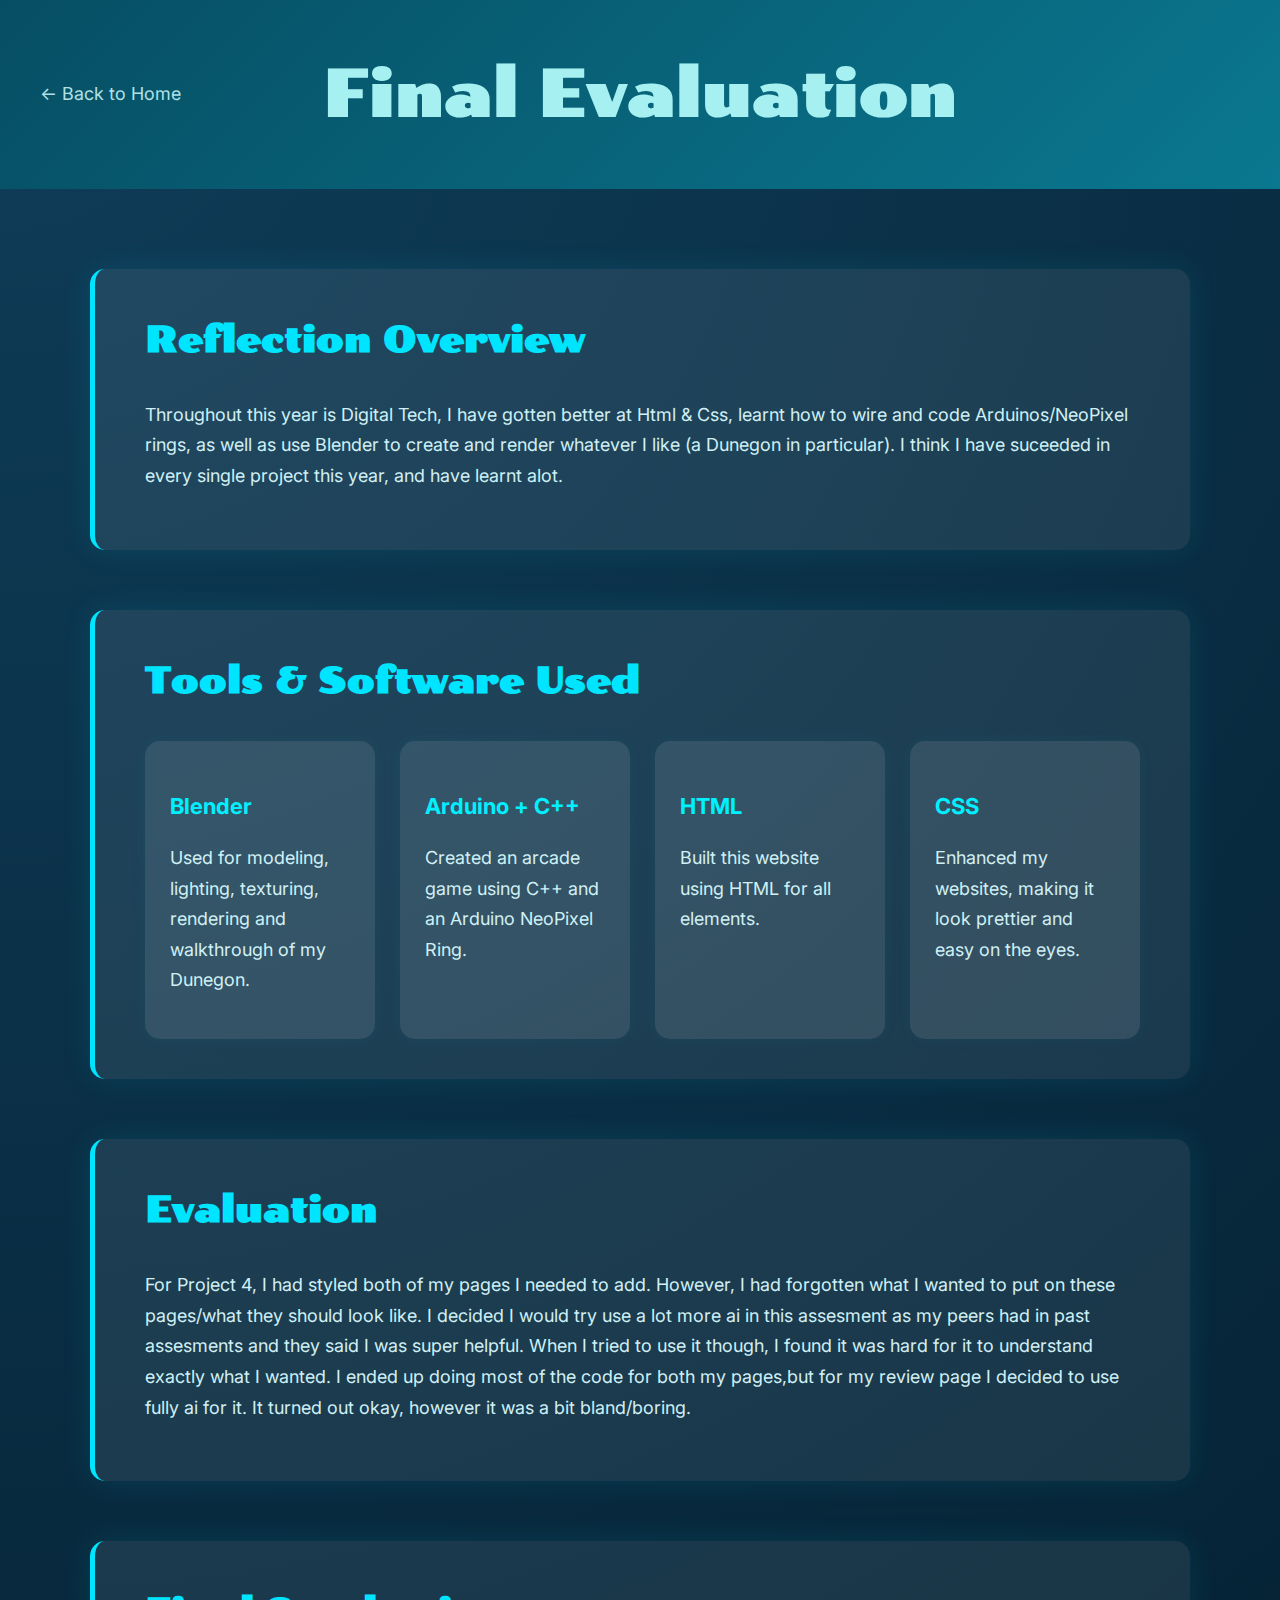
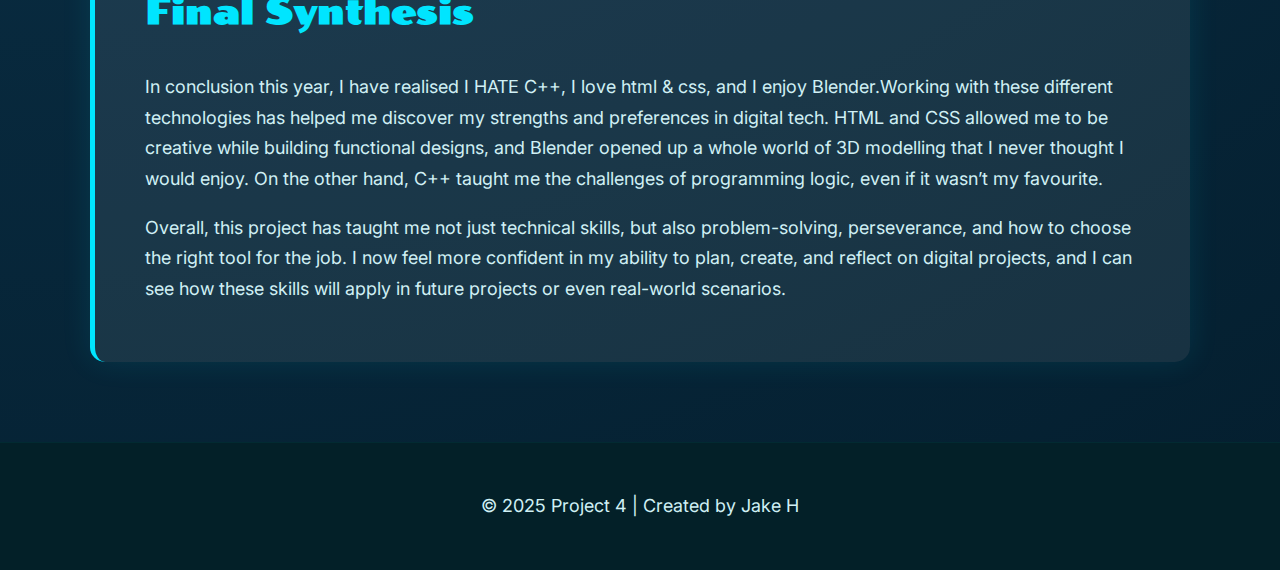
<file: page5-evaluation.html>
<!DOCTYPE html>
<html lang="en">
<head>
  <meta charset="UTF-8">
  <meta name="viewport" content="width=device-width, initial-scale=1.0">
  <title>Final Evaluation</title>
  <link rel="stylesheet" href="style5.css">
  <style>
    @import url('https://fonts.googleapis.com/css2?family=Inter:wght@300;400;600&family=Poller+One&display=swap');
  </style>
</head>

<body>
  <header class="topbar">
    <h1>Final Evaluation</h1>
    <a href="page1-recipe.html" class="back-link">← Back to Home</a>
  </header>

  <main class="evaluation-container">
    <section class="intro">
      <h2>Reflection Overview</h2>
      <p>Throughout this year is Digital Tech, I have gotten better at Html & Css, learnt how to wire and code Arduinos/NeoPixel rings, as well as use Blender to create and render whatever I like (a Dunegon in particular). I think I have suceeded in every single project this year, and have learnt alot.</p>
    </section>

    <section class="tools">
      <h2>Tools & Software Used</h2>
      <div class="tool-grid">
        <div class="tool-card">
          <h3>Blender</h3>
          <p>Used for modeling, lighting, texturing, rendering and walkthrough of my Dunegon.</p>
        </div>
        <div class="tool-card">
          <h3>Arduino + C++</h3>
          <p>Created an arcade game using C++ and an Arduino NeoPixel Ring.</p>
        </div>
        <div class="tool-card">
          <h3>HTML</h3>
          <p>Built this website using HTML for all elements.</p>
        </div>
        <div class="tool-card">
          <h3>CSS</h3>
          <p>Enhanced my websites, making it look prettier and easy on the eyes.</p>
        </div>
      </div>
    </section>

    <section class="evaluation">
      <h2>Evaluation</h2>
      <p>
        For Project 4, I had styled both of my pages I needed to add. However, I had forgotten what I wanted to put on these pages/what they should look like. I decided I would try use a lot more ai in this assesment as my peers had in past assesments and they said I was super helpful. When I tried to use it though, I found it was hard for it to understand exactly what I wanted. I ended up doing most of the code for both my pages,but for my review page I decided to use fully ai for it. It turned out okay, however it was a bit bland/boring. 
      </p>
    </section>

    <section class="synthesis">
      <h2>Final Synthesis</h2>
      <p>
        In conclusion this year, I have realised I HATE C++, I love html & css, and I enjoy Blender.Working with these different technologies has helped me discover my strengths and preferences in digital tech. HTML and CSS allowed me to be creative while building functional designs, and Blender opened up a whole world of 3D modelling that I never thought I would enjoy. On the other hand, C++ taught me the challenges of programming logic, even if it wasn’t my favourite.
      </p>
      <p>Overall, this project has taught me not just technical skills, but also problem-solving, perseverance, and how to choose the right tool for the job. I now feel more confident in my ability to plan, create, and reflect on digital projects, and I can see how these skills will apply in future projects or even real-world scenarios.</p>
    </section>
  </main>

  <footer class="footer">
    <p>© 2025 Project 4 | Created by Jake H</p>
  </footer>
</body>
</html>
</file>
<file: style.css>
body {
  background-color:#F2E4D8;
  text-align: center;
  font-family: "Outfit", sans-serif;
  font-size:16px;
}

.maindiv {
  background-color:#fffdfd;
  width:50%;
  margin:auto;
  border-radius: 15px;
}

.PrepDiv {
  background-color: #FFF7FC;
  width:85%;
  margin-left:auto;
  margin-right:auto;
  text-align:left;
  padding-left:5%;
  border-radius: 10px;
  padding-top:5px;
  padding-bottom:5px;
}

h3 {
  color:#7b0d40;
}

span {
  font-weight: bold;
  color:#484646;   
}

.ing{
  text-align:left;
  padding-left:5%;
}

h2 {
  font-family: "Young Serif", serif;
  color: #733E32;
}

hr {
  width:90%;
}

.Instr {
  text-align:left;
  padding-left:1%;
  padding-right:5%;
}

.young-serif-regular {
  font-family: "Young Serif", serif;
  font-weight: 400;
  font-style: normal;
}

h1 {
  font-family: "Young Serif", serif;
}

li::marker {
  color:#733E32;
}

ul::marker {
  color:#733E32;
}

.outfit-whattt {
  font-family: "Outfit", sans-serif;
  font-optical-sizing: auto;
  font-weight: 400;
  font-style: normal;
}

.lii {
  display: inline;
  font-family: "Young Serif", serif;
  margin:auto;
  margin-top: 1.6%;
}

.liimg {
  display: inline;
  margin:auto;
}

ul {
  list-style-type: none;
  margin: 0;
  padding: 0;
  overflow: hidden;
  background-color: rgb(255, 239, 220);
  width:100%;
  height:100px;
  border-radius: 10px;
  font-size: 25px;
  font-style: arial;
}

.lii {
  float:left;
}

.liimg {
  float:left;
}

.lii a {
  display: block;
  color: rgb(0, 0, 0);
  text-align: center;
  padding: 14px;
  margin-left:20px;
  text-decoration: none;
  width:100%;
}

.liimg a {
  display: block;
  color: rgb(0, 0, 0);
  text-align: center;
  padding: 14px;
  margin-left:20px;
  text-decoration: none;
  width:100%;
}
  
.lii a:hover {
  background-color:#F2E4D8;
  margin-top:3px;
  border-radius: 50px;
}

.liimg a:hover {
  background-color:#F2E4D8;
}
</file>
<file: style2.css>
body {
  background-color:#1F1F1F;
  text-align: center;
  font-family: "Outfit", sans-serif;
  font-size:16px;
  color:#F8B258;
}

h1 {
  margin-top: 40px;
  color:#F8B258;
  font-size: 60px;
}

h4 {
  text-decoration: underline;
  text-decoration-color: #F8B258;
}

.imgbox {
  background-image:url("../Images/image-omelette.jpeg");
  width:90%;
  height:90%;
  align-self: center;
  align-content: center;
  margin-bottom: 90px;
}
  
.descrbox {
  background-color: rgb(255, 255, 255);
  color: rgb(0, 0, 0);
  width:300px;
  height:200px;
  padding-left: 2%;
  padding-right:2%;
  padding-top:1%;
  margin-left:5%;
  border-radius: 10px;
  font-family: "Outfit", sans-serif;
}

.prepbox {
  font-family: "Outfit", sans-serif;
  width:500px;
  height:300px;
  background-color:#F8B258;
  border-radius: 20px;
  color:#ffffff;
  float:left;
  margin-left:4.1%;
  border: white;
  border-width: 10px;
  border-style:solid;
  font-size: 17px;
  font-family: "Outfit", sans-serif;
}

.ingbox {
  font-family: "Outfit", sans-serif;
  width:500px;
  height:300px;
  background-color:#F8B258;
  border-radius: 20px;
  margin-left: 7%;
  color:#ffffff;
  float:right;
  margin-right:70px;
  border: white;
  border-width: 10px;
  border-style:solid;
  font-size: 17px;
  font-family: "Outfit", sans-serif;
}

.instbox {
  font-family: "Outfit", sans-serif;
  margin-top:485px;
  margin-bottom:50px;
  width:90%;
  height: 370px;
  align-self: center;
  background-color:#F8B258;
  border-radius: 20px;
  margin-left: 50px;
  color:#ffffff;
  border: white;
  border-width: 10px;
  border-style:solid;
  font-size: 17px;
  font-family: "Outfit", sans-serif;
}

.nutribox {
  font-family: "Outfit", sans-serif;
  width:60%;
  background-color:#F8B258;
  border-radius: 20px;
  margin-left: auto;
  margin-right: auto;
  color:#ffffff;
  border: white;
  border-width: 10px;
  border-style:solid;
  font-size: 17px;
  padding-bottom: 20px;
  margin-bottom: 25px;
  font-family: "Outfit", sans-serif;
}

.prepboxlist {
  text-align: center;
}

.preplist {
  display: inline-block;
  text-align: left;
}

.ingboxlist {
  text-align: center;
}

.inglist {
  display: inline-block;
  text-align: left;
}

.instboxlist {
  text-align: center;
}

.instlist {
  display: inline-block;
  text-align: left;
}

span {
  font-weight: bold;
}

.lii .liimg{
  display: inline;
  font-family: "Young Serif", serif;
  font-family: "Rubik",  ;
  margin:auto;
}

.navbarul {
  list-style-type: none;
  margin: 0;
  padding: 0;
  overflow: hidden;
  background-color:#fff8eb;
  width:100%;
  height:100px;
  border-radius: 10px;
  font-size: 25px;
  font-style: arial;
}

.lii {
  float:left;
  margin-top: 1.60%;
  font-family: "Outfit", sans-serif;
}

.liimg {
  float:left;
}

.lii a {
  display: block;
  color: rgb(0, 0, 0);
  text-align: center;
  padding: 14px;
  margin-left:20px;
  text-decoration: none;
  width:100%;
}

.liimg a {
  display: block;
  color: rgb(0, 0, 0);
  text-align: center;
  padding: 14px;
  margin-left:20px;
  text-decoration: none;
  width:100%;
  background-color:#fff8eb;
}

.lii a:hover {
  background-color:#1F1F1F;
  color:white;
  margin-top: 3px;
  border-radius: 50px;
}

.liimg a:hover {
  background-color:#1F1F1F;
}

.outfit-wightrubik {
  font-family: "Outfit", sans-serif;
  font-optical-sizing: auto;
  font-weight: 300;
  font-style: normal;
}
</file>
<file: style3.css>
body {
    background-color:#4A3C34;
    color:#ffffff;
    height:auto;
}

h1 {
    font-size:50px;
    font-style:normal;
    font-family: "Source Serif 4", serif;
    margin-top: 300px;
    margin-bottom: 275px;
}

.header_img {
    position: relative;
    text-align: center;
}

.header_img img {
    width: 30%;
    position: absolute;
    top: -15%;
    left: 10%;
    z-index: -1;
}

.header_img h1 {
    position: relative;
    z-index: 1;
    color: white;
}

.lii .liimg {
    display: inline;
}

.navbarul {
    list-style-type: none;
    margin: 0;
    padding: 0;
    overflow: hidden;
    width:100%;
    height:70px;
    font-size: 20px;
    font-style: arial;
    border-bottom: 2px white solid;
    padding-bottom:20px;
}

.lii {
    float:right;
    margin-top: 10px;
    font-family: "Noto Serif SC", serif;
}

.liimg {
    float:left;
    font-family: "Source Serif 4", serif;
}

.lii a {
    display: flex;
    justify-content: center;
    align-items: center;
    color: rgb(255, 255, 255);
    text-align: center;
    padding-left: 14px;
    padding-right: 14px;
    padding-top:14px;
    padding-bottom:14px;
    margin-left:15px;
    text-decoration: none;
    width:90px;
    font-size: 25px;
}

.liimg a {
    display: block;
    color: rgb(41, 41, 41);
    text-align: center;
    padding: 14px;
    margin-left:20px;
    text-decoration: none;
    color:#ffffff;
    margin-top:1.6%;
}

.lii a:hover {
    color:rgb(255, 236, 62);
    border-color:rgb(255, 236, 62);
}

.liimg a:hover {
    color:rgb(255, 236, 62);
}

.source-serif-4-title {
    font-family: "Source Serif 4", serif;
    font-optical-sizing: auto;
    font-weight: 400;
    font-style: italic;
}

.source-serif-4-navbartitle {
    font-family: "Source Serif 4", serif;
    font-optical-sizing: auto;
    font-weight: 200;
    font-style: italic;
}

.noto-serif-sc-navbarwords {
    font-family: "Noto Serif SC", serif;
    font-optical-sizing: auto;
    font-weight: 300;
    font-style: italic;
}

.section {
    padding-top: 50px;
    font-family: "Source Serif 4", serif;
    padding-bottom: 50px;
    padding-left:100px;
    padding-right:100px;
}

.details {
    background-color: rgb(30, 30, 30);
    color: white;
}

.gallery {
    position: relative;
    overflow: hidden;
    max-width: 600px;
    margin: auto;
}

.overview {
    background-color: #3B2A1D;
    color: white;
}

/* Slideshow container */
.slideshow-container {
    max-width: 1000px;
    position: relative;
    margin: auto;
}

/* Hide the images by default */
.mySlides {
    display: none;
}

/* Next & previous buttons */
.prev, .next {
    cursor: pointer;
    position: absolute;
    top: 50%;
    width: auto;
    margin-top: -22px;
    padding: 16px;
    color: rgb(0, 0, 0);
    font-weight: bold;
    font-size: 18px;
    transition: 0.6s ease;
    border-radius: 0 3px 3px 0;
    user-select: none;
    background-color: rgba(255, 255, 255, 0.8);
}

/* Position the "next button" to the right */
.next {
    right: 0;
    border-radius: 3px 0 0 3px;
}

/* On hover, add a black background color with a little bit see-through */
.prev:hover, .next:hover {
    background-color: rgba(0,0,0,0.8);
    color:white;
}

/* Caption text */
.text {
    color: #000000;
    font-size: 15px;
    padding: 8px 12px;
    position: absolute;
    bottom: 8px;
    width: 100%;
    text-align: center;
}

.numbertext {
    color: #000000;
    font-size: 12px;
    padding: 8px 12px;
    position: absolute;
    top: 0;
    font-weight:bold;
}

/* The dots/bullets/indicators */
.dot {
    cursor: pointer;
    height: 15px;
    width: 15px;
    margin: 0 2px;
    background-color: #bbb;
    border-radius: 50%;
    display: inline-block;
    transition: background-color 0.6s ease;
}

.active, .dot:hover {
    background-color: #545454;
}

/* Fading animation */
.fade {
    animation-name: fade;
    animation-duration: 1.5s;
}

@keyframes fade {
    from {opacity: .4} 
    to {opacity: 1} 
}

pre {
    background-color: #ffffff;
    padding: 15px;
    border-left: 5px solid #3ea642;
    border-radius: 8px;
    overflow-x: auto;
    font-family: 'Courier New', monospace;
    font-size: 16px;
    color: #000000;
    margin-bottom: 20px;
}
</file>
<file: style5.css>
/* Modern Evaluation Page Style - Fresh Teal/Blue Scheme */
body {
  margin: 0;
  padding: 0;
  font-family: "Inter", sans-serif;
  background: radial-gradient(circle at top left, #0f3d59, #041e2e);
  color: #e0f7fa;
  line-height: 1.7;
  overflow-x: hidden;
}

/* Header / Navigation */
.topbar {
  background: linear-gradient(135deg, #064e63, #0a7890);
  color: white;
  padding: 40px 80px;
  text-align: center;
  position: relative;
}

.topbar h1 {
  font-family: "Poller One", sans-serif;
  font-size: 64px;
  margin: 0;
  color: #a6f0f1;
}

.back-link {
  position: absolute;
  left: 40px;
  top: 50%;
  transform: translateY(-50%);
  color: #b0e0e6;
  text-decoration: none;
  font-size: 18px;
  transition: color 0.3s ease;
}

.back-link:hover {
  color: #ffffff;
}

/* Main Content */
.evaluation-container {
  max-width: 1100px;
  margin: 80px auto;
  padding: 0 40px;
}

section {
  background: rgba(255, 255, 255, 0.08);
  border-left: 5px solid #00e5ff; /* accent color for left border */
  border-radius: 15px;
  padding: 40px 50px;
  margin-bottom: 60px;
  box-shadow: 0 0 30px rgba(0, 229, 255, 0.1);
  transition: transform 0.3s ease, box-shadow 0.3s ease;
}

section:hover {
  transform: translateY(-5px);
  box-shadow: 0 0 40px rgba(0, 229, 255, 0.2);
}

h2 {
  font-family: "Poller One", sans-serif;
  color: #00e5ff;
  font-size: 36px;
  margin-top: 0;
}

p {
  font-size: 18px;
  color: #d0f0f5;
}

/* Tools Section Grid */
.tool-grid {
  display: grid;
  grid-template-columns: repeat(auto-fit, minmax(230px, 1fr));
  gap: 25px;
  margin-top: 25px;
}

.tool-card {
  background: rgba(255,255,255,0.1);
  border-radius: 15px;
  padding: 25px;
  text-align: left;
  box-shadow: 0 0 15px rgba(0,229,255,0.05);
  transition: background 0.3s ease, transform 0.3s ease;
}

.tool-card:hover {
  background: rgba(255,255,255,0.15);
  transform: translateY(-3px);
}

.tool-card h3 {
  color: #00f0ff;
  font-size: 22px;
  margin-bottom: 10px;
}

/* Footer */
.footer {
  text-align: center;
  padding: 30px 0;
  font-size: 16px;
  color: #81d4fa;
  background-color: #032028;
  border-top: 1px solid rgba(0,229,255,0.05);
}
</file>
